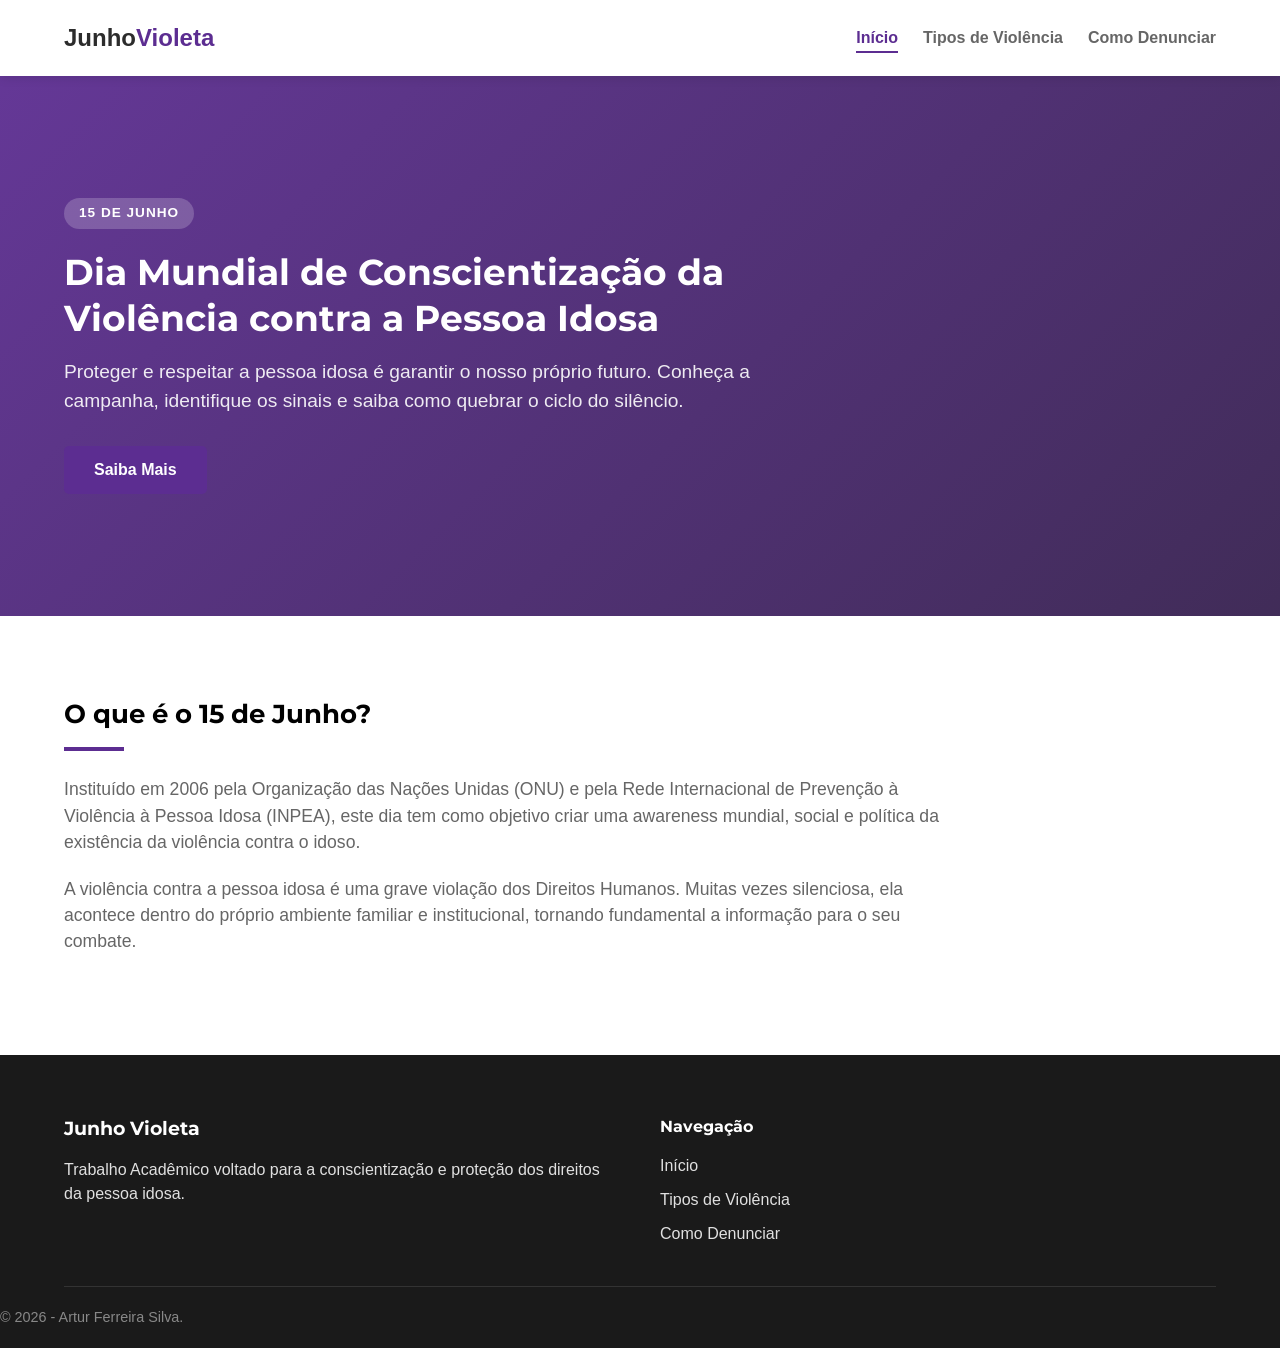
<file: index.html>
<!DOCTYPE html>
<html lang="pt-BR">
<head>
    <meta charset="UTF-8">
    <meta name="viewport" content="width=device-width, initial-scale=1.0">
    <title>Junho Violeta - Início</title>
    <link rel="stylesheet" href="style.css">
    <link rel="preconnect" href="https://fonts.googleapis.com">
    <link rel="preconnect" href="https://fonts.gstatic.com" crossorigin>
    <link href="https://fonts.googleapis.com/css2?family=Montserrat:wght@400;600;700&family=Open+Sans:wght@400;600&display=swap" rel="stylesheet">
</head>
<body>

    <header class="main-header">
        <div class="container header-container">
            <div class="logo">
                <a href="index.html">Junho<span>Violeta</span></a>
            </div>
            <nav class="main-navigation">
                <ul>
                    <li><a href="index.html" class="active">Início</a></li>
                    <li><a href="tipos-violencia.html">Tipos de Violência</a></li>
                    <li><a href="como-denunciar.html">Como Denunciar</a></li>
                </ul>
            </nav>
        </div>
    </header>

    <main>
        <section class="hero-section">
            <div class="container hero-container">
                <div class="hero-content">
                    <span class="badge">15 de Junho</span>
                    <h1>Dia Mundial de Conscientização da Violência contra a Pessoa Idosa</h1>
                    <p>Proteger e respeitar a pessoa idosa é garantir o nosso próprio futuro. Conheça a campanha, identifique os sinais e saiba como quebrar o ciclo do silêncio.</p>
                    <a href="tipos-violencia.html" class="btn-primary">Saiba Mais</a>
                </div>
            </div>
        </section>

        <section class="intro-section">
            <div class="container">
                <h2>O que é o 15 de Junho?</h2>
                <hr class="separator">
                <p>Instituído em 2006 pela Organização das Nações Unidas (ONU) e pela Rede Internacional de Prevenção à Violência à Pessoa Idosa (INPEA), este dia tem como objetivo criar uma awareness mundial, social e política da existência da violência contra o idoso.</p>
                <p>A violência contra a pessoa idosa é uma grave violação dos Direitos Humanos. Muitas vezes silenciosa, ela acontece dentro do próprio ambiente familiar e institucional, tornando fundamental a informação para o seu combate.</p>
            </div>
        </section>
    </main>

    <footer class="main-footer">
        <div class="container footer-container">
            <div class="footer-info">
                <h3>Junho Violeta</h3>
                <p>Trabalho Acadêmico voltado para a conscientização e proteção dos direitos da pessoa idosa.</p>
            </div>
            <div class="footer-links">
                <h4>Navegação</h4>
                <ul>
                    <li><a href="index.html">Início</a></li>
                    <li><a href="tipos-violencia.html">Tipos de Violência</a></li>
                    <li><a href="como-denunciar.html">Como Denunciar</a></li>
                </ul>
            </div>
        </div>
        <div class="footer-bottom">
            <p>&copy; 2026 - Artur Ferreira Silva.</p>
        </div>
    </footer>

</body>
</html>
</file>
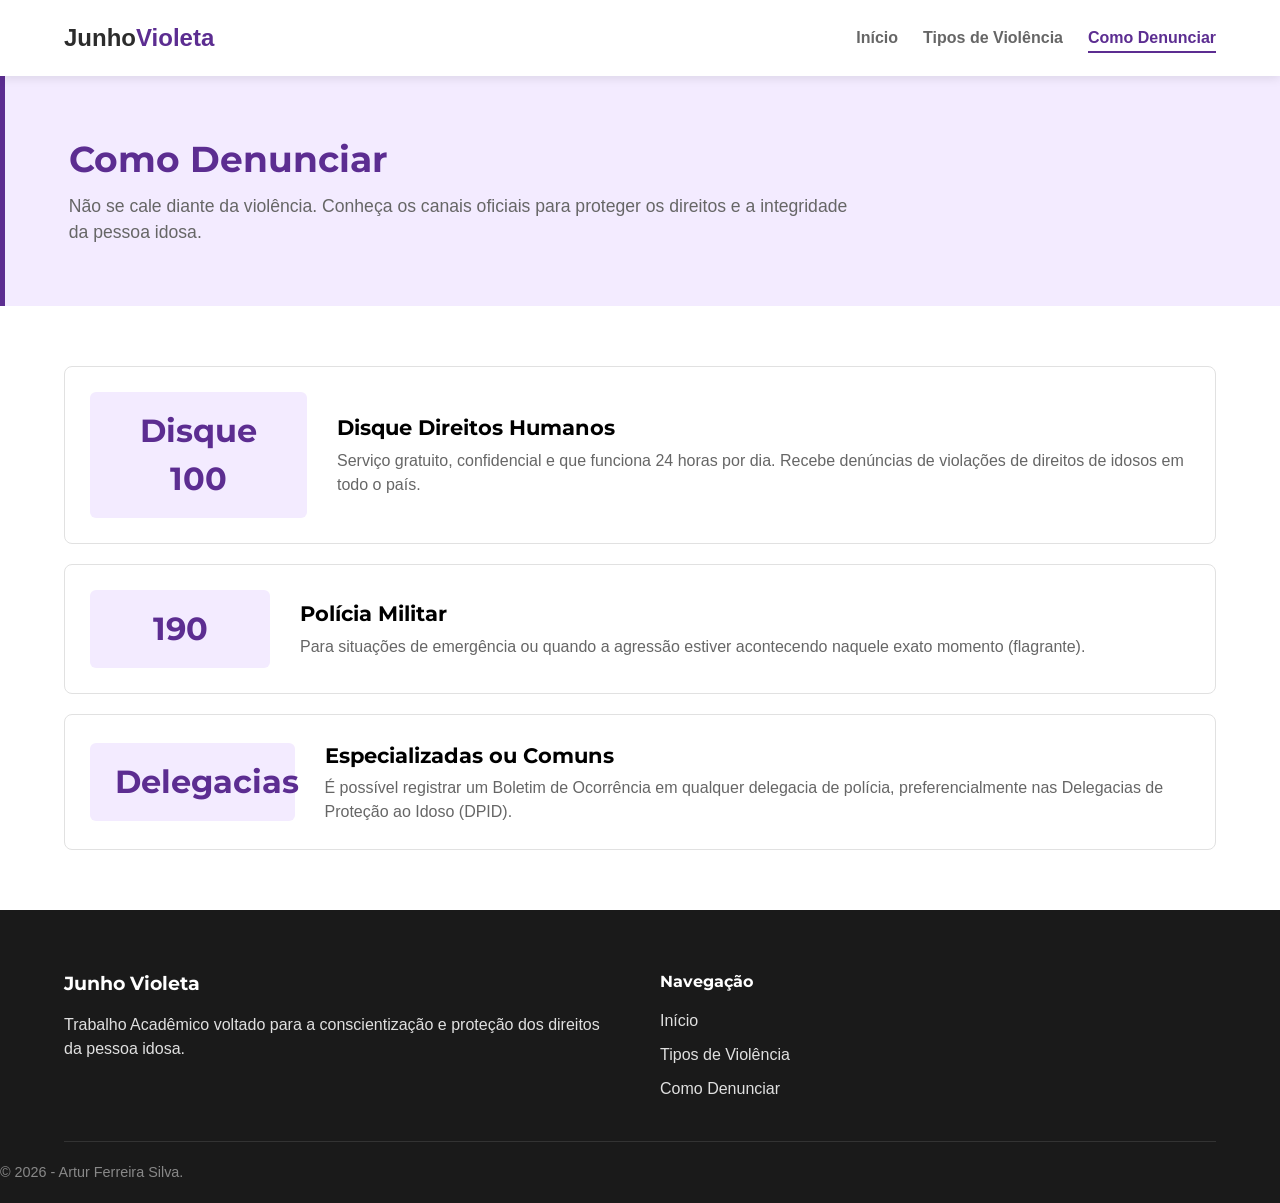
<file: como-denunciar.html>
<!DOCTYPE html>
<html lang="pt-BR">
<head>
    <meta charset="UTF-8">
    <meta name="viewport" content="width=device-width, initial-scale=1.0">
    <title>Junho Violeta - Como Denunciar</title>
    <link rel="stylesheet" href="style.css">
    <link rel="preconnect" href="https://fonts.googleapis.com">
    <link rel="preconnect" href="https://fonts.gstatic.com" crossorigin>
    <link href="https://fonts.googleapis.com/css2?family=Montserrat:wght@400;600;700&family=Open+Sans:wght@400;600&display=swap" rel="stylesheet">
</head>
<body>

    <header class="main-header">
        <div class="container header-container">
            <div class="logo">
                <a href="index.html">Junho<span>Violeta</span></a>
            </div>
            <nav class="main-navigation">
                <ul>
                    <li><a href="index.html">Início</a></li>
                    <li><a href="tipos-violencia.html">Tipos de Violência</a></li>
                    <li><a href="como-denunciar.html" class="active">Como Denunciar</a></li>
                </ul>
            </nav>
        </div>
    </header>

    <main>
        <section class="page-banner">
            <div class="container">
                <h1>Como Denunciar</h1>
                <p>Não se cale diante da violência. Conheça os canais oficiais para proteger os direitos e a integridade da pessoa idosa.</p>
            </div>
        </section>

        <section class="content-section">
            <div class="container">
                <div class="channels-container">
                    <div class="channel-row">
                        <div class="channel-number">Disque 100</div>
                        <div class="channel-desc">
                            <h3>Disque Direitos Humanos</h3>
                            <p>Serviço gratuito, confidencial e que funciona 24 horas por dia. Recebe denúncias de violações de direitos de idosos em todo o país.</p>
                        </div>
                    </div>

                    <div class="channel-row">
                        <div class="channel-number">190</div>
                        <div class="channel-desc">
                            <h3>Polícia Militar</h3>
                            <p>Para situações de emergência ou quando a agressão estiver acontecendo naquele exato momento (flagrante).</p>
                        </div>
                    </div>

                    <div class="channel-row">
                        <div class="channel-number">Delegacias</div>
                        <div class="channel-desc">
                            <h3>Especializadas ou Comuns</h3>
                            <p>É possível registrar um Boletim de Ocorrência em qualquer delegacia de polícia, preferencialmente nas Delegacias de Proteção ao Idoso (DPID).</p>
                        </div>
                    </div>
                </div>
            </div>
        </section>
    </main>

    <footer class="main-footer">
        <div class="container footer-container">
            <div class="footer-info">
                <h3>Junho Violeta</h3>
                <p>Trabalho Acadêmico voltado para a conscientização e proteção dos direitos da pessoa idosa.</p>
            </div>
            <div class="footer-links">
                <h4>Navegação</h4>
                <ul>
                    <li><a href="index.html">Início</a></li>
                    <li><a href="tipos-violencia.html">Tipos de Violência</a></li>
                    <li><a href="como-denunciar.html">Como Denunciar</a></li>
                </ul>
            </div>
        </div>
        <div class="footer-bottom">
            <p>&copy; 2026 - Artur Ferreira Silva.</p>
        </div>
    </footer>

</body>
</html>
</file>
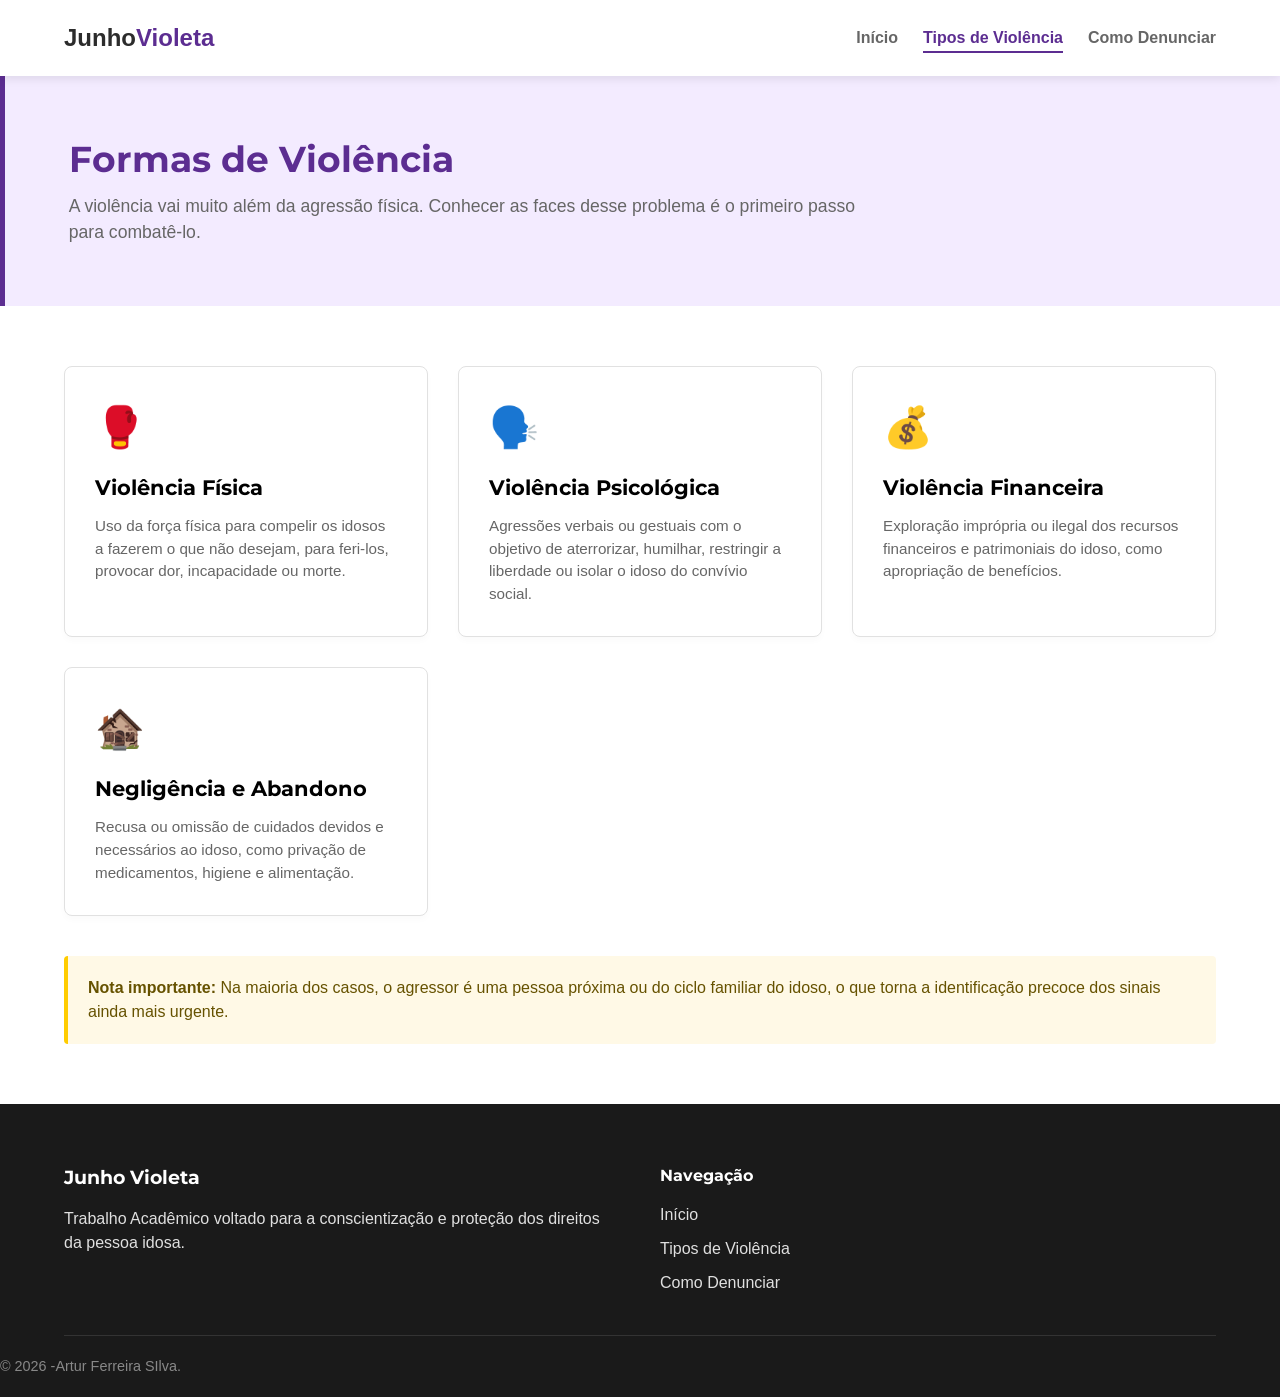
<file: tipos-violencia.html>
<!DOCTYPE html>
<html lang="pt-BR">
<head>
    <meta charset="UTF-8">
    <meta name="viewport" content="width=device-width, initial-scale=1.0">
    <title>Junho Violeta - Tipos de Violência</title>
    <link rel="stylesheet" href="style.css">
    <link rel="preconnect" href="https://fonts.googleapis.com">
    <link rel="preconnect" href="https://fonts.gstatic.com" crossorigin>
    <link href="https://fonts.googleapis.com/css2?family=Montserrat:wght@400;600;700&family=Open+Sans:wght@400;600&display=swap" rel="stylesheet">
</head>
<body>

    <header class="main-header">
        <div class="container header-container">
            <div class="logo">
                <a href="index.html">Junho<span>Violeta</span></a>
            </div>
            <nav class="main-navigation">
                <ul>
                    <li><a href="index.html">Início</a></li>
                    <li><a href="tipos-violencia.html" class="active">Tipos de Violência</a></li>
                    <li><a href="como-denunciar.html">Como Denunciar</a></li>
                </ul>
            </nav>
        </div>
    </header>

    <main>
        <section class="page-banner">
            <div class="container">
                <h1>Formas de Violência</h1>
                <p>A violência vai muito além da agressão física. Conhecer as faces desse problema é o primeiro passo para combatê-lo.</p>
            </div>
        </section>

        <section class="content-section">
            <div class="container">
                <div class="cards-grid">
                    <div class="info-card">
                        <div class="card-icon">🥊</div>
                        <h3>Violência Física</h3>
                        <p>Uso da força física para compelir os idosos a fazerem o que não desejam, para feri-los, provocar dor, incapacidade ou morte.</p>
                    </div>

                    <div class="info-card">
                        <div class="card-icon">🗣️</div>
                        <h3>Violência Psicológica</h3>
                        <p>Agressões verbais ou gestuais com o objetivo de aterrorizar, humilhar, restringir a liberdade ou isolar o idoso do convívio social.</p>
                    </div>

                    <div class="info-card">
                        <div class="card-icon">💰</div>
                        <h3>Violência Financeira</h3>
                        <p>Exploração imprópria ou ilegal dos recursos financeiros e patrimoniais do idoso, como apropriação de benefícios.</p>
                    </div>

                    <div class="info-card">
                        <div class="card-icon">🏚️</div>
                        <h3>Negligência e Abandono</h3>
                        <p>Recusa ou omissão de cuidados devidos e necessários ao idoso, como privação de medicamentos, higiene e alimentação.</p>
                    </div>
                </div>

                <div class="alert-box">
                    <p><strong>Nota importante:</strong> Na maioria dos casos, o agressor é uma pessoa próxima ou do ciclo familiar do idoso, o que torna a identificação precoce dos sinais ainda mais urgente.</p>
                </div>
            </div>
        </section>
    </main>

    <footer class="main-footer">
        <div class="container footer-container">
            <div class="footer-info">
                <h3>Junho Violeta</h3>
                <p>Trabalho Acadêmico voltado para a conscientização e proteção dos direitos da pessoa idosa.</p>
            </div>
            <div class="footer-links">
                <h4>Navegação</h4>
                <ul>
                    <li><a href="index.html">Início</a></li>
                    <li><a href="tipos-violencia.html">Tipos de Violência</a></li>
                    <li><a href="como-denunciar.html">Como Denunciar</a></li>
                </ul>
            </div>
        </div>
        <div class="footer-bottom">
            <p>&copy; 2026 -Artur Ferreira SIlva.</p>
        </div>
    </footer>

</body>
</html>
</file>
<file: style.css>
/* ==========================================================================
   CONFIGURAÇÕES GERAIS E RESETS
   ========================================================================== */
* {
    margin: 0;
    padding: 0;
    box-sizing: border-box;
}

:root {
    --primary-color: #5c2d91;
    --primary-light: #7b43c4;
    --dark-color: #2c2c2c;
    --light-color: #f9f9f9;
    --white: #ffffff;
    --gray: #666666;
    --max-width: 1200px;
}

body {
    margin: 0;
    font-family: Arial, sans-serif;
    background-color: var(--white);
    font-size: 16px;
    line-height: 1.5; /* Alinhado com a sua configuração desejada */
}

h1 {
    font-family: 'Montserrat', sans-serif;
    font-size: 36px; /* Alinhado com a sua configuração desejada */
    line-height: 1.3; /* Alinhado com a sua configuração desejada */
    margin-bottom: 1rem; /* Alinhado com a sua configuração desejada */
}

h2 {
    font-family: 'Montserrat', sans-serif;
    font-size: 26px; /* Alinhado com a sua configuração desejada */
    line-height: 1.4; /* Alinhado com a sua configuração desejada */
    margin-bottom: 0.8rem; /* Alinhado com a sua configuração desejada */
}

h3, h4 {
    font-family: 'Montserrat', sans-serif;
    font-weight: 700;
}

p {
    text-align: left; /* Alinhado com a sua configuração desejada de legibilidade */
}

a {
    text-decoration: none;
    color: inherit;
    transition: color 0.3s ease;
}

ul {
    list-style: none;
}

.container {
    width: 90%;
    max-width: var(--max-width);
    margin: 0 auto;
}

.separator {
    width: 60px;
    height: 4px;
    background-color: var(--primary-color);
    border: none;
    margin: 15px 0 25px 0;
}

.btn-primary {
    display: inline-block;
    background-color: var(--primary-color);
    color: var(--white);
    padding: 12px 30px;
    border-radius: 5px;
    font-weight: 600;
    transition: background-color 0.3s ease;
}

.btn-primary:hover {
    background-color: var(--primary-light);
}

/* ==========================================================================
   CABEÇALHO (HEADER)
   ========================================================================== */
.main-header {
    background-color: var(--white);
    box-shadow: 0 2px 10px rgba(0, 0, 0, 0.1);
    position: sticky;
    top: 0;
    z-index: 1000;
}

.header-container {
    display: flex;
    justify-content: space-between;
    align-items: center;
    padding: 20px 0;
}

.logo a {
    font-size: 1.5rem;
    font-weight: 700;
    color: var(--dark-color);
}

.logo a span {
    color: var(--primary-color);
}

.main-navigation ul {
    display: flex;
    gap: 25px;
}

.main-navigation a {
    font-weight: 600;
    color: var(--gray);
    font-size: 1rem;
    padding: 5px 0;
    border-bottom: 2px solid transparent;
}

.main-navigation a:hover,
.main-navigation a.active {
    color: var(--primary-color);
    border-bottom: 2px solid var(--primary-color);
}

/* ==========================================================================
   PÁGINA 1: HERO & INTRO
   ========================================================================== */
.hero-section {
    background: linear-gradient(135deg, rgba(92, 45, 145, 0.95), rgba(44, 21, 70, 0.9)), url('https://picsum.photos/1920/1080') no-repeat center center/cover;
    color: var(--white);
    padding: 100px 0;
    min-height: 60vh;
    display: flex;
    align-items: center;
}

.hero-section h1 {
    color: var(--white);
}

.hero-content {
    max-width: 700px;
}

.badge {
    background-color: rgba(255, 255, 255, 0.2);
    padding: 5px 15px;
    border-radius: 20px;
    font-size: 0.85rem;
    font-weight: 600;
    text-transform: uppercase;
    letter-spacing: 1px;
    display: inline-block;
    margin-bottom: 20px;
}

.hero-section p {
    font-size: 1.2rem;
    margin-bottom: 30px;
    opacity: 0.9;
}

.intro-section {
    padding: 80px 0;
}

.intro-section p {
    font-size: 1.1rem;
    color: var(--gray);
    margin-bottom: 20px;
    max-width: 900px;
}

/* ==========================================================================
   ESTILOS DAS PÁGINAS INTERNAS (PÁGINAS 2 E 3)
   ========================================================================== */
.page-banner {
    background-color: #f3ebff;
    padding: 60px 0;
    border-left: 5px solid var(--primary-color);
}

.page-banner h1 {
    color: var(--primary-color);
    margin-bottom: 10px;
}

.page-banner p {
    font-size: 1.1rem;
    color: var(--gray);
    max-width: 800px;
}

.content-section {
    padding: 60px 0;
}

/* Grid de Cards (Página 2) */
.cards-grid {
    display: grid;
    grid-template-columns: repeat(auto-fit, minmax(280px, 1fr));
    gap: 30px;
    margin-bottom: 40px;
}

.info-card {
    background: var(--white);
    border: 1px solid #e1e1e1;
    border-radius: 8px;
    padding: 30px;
    box-shadow: 0 4px 6px rgba(0,0,0,0.02);
    transition: transform 0.3s ease, box-shadow 0.3s ease;
}

.info-card:hover {
    transform: translateY(-5px);
    box-shadow: 0 10px 20px rgba(92, 45, 145, 0.1);
    border-color: var(--primary-light);
}

.card-icon {
    font-size: 2.5rem;
    margin-bottom: 15px;
}

.info-card h3 {
    margin-bottom: 12px;
    font-size: 1.3rem;
}

.info-card p {
    color: var(--gray);
    font-size: 0.95rem;
}

.alert-box {
    background-color: #fff9e6;
    border-left: 4px solid #ffcc00;
    padding: 20px;
    border-radius: 4px;
    color: #665200;
}

/* Canais de Denúncia (Página 3) */
.channels-container {
    display: flex;
    flex-direction: column;
    gap: 20px;
}

.channel-row {
    display: flex;
    align-items: center;
    background: var(--white);
    border: 1px solid #e1e1e1;
    border-radius: 8px;
    padding: 25px;
    gap: 30px;
}

.channel-number {
    font-family: 'Montserrat', sans-serif;
    font-size: 2rem;
    font-weight: 700;
    color: var(--primary-color);
    background-color: #f3ebff;
    padding: 15px 25px;
    border-radius: 6px;
    min-width: 180px;
    text-align: center;
}

.channel-desc h3 {
    font-size: 1.3rem;
    margin-bottom: 5px;
}

.channel-desc p {
    color: var(--gray);
}

/* ==========================================================================
   RODAPÉ (FOOTER)
   ========================================================================== */
.main-footer {
    background-color: #1a1a1a;
    color: #e0e0e0;
    padding: 60px 0 20px 0;
}

.footer-container {
    display: flex;
    justify-content: space-between;
    flex-wrap: wrap;
    gap: 40px;
    padding-bottom: 40px;
    border-bottom: 1px solid #333;
}

.footer-info {
    flex: 1;
    min-width: 250px;
}

.footer-info h3 {
    color: var(--white);
    margin-bottom: 15px;
}

.footer-links {
    flex: 1;
    min-width: 150px;
}

.footer-links h4 {
    color: var(--white);
    margin-bottom: 15px;
}

.footer-links ul {
    display: flex;
    flex-direction: column;
    gap: 10px;
}

.footer-links a:hover {
    color: var(--primary-light);
}

.footer-bottom {
    text-align: center;
    padding-top: 20px;
    font-size: 0.9rem;
    color: #888;
}

/* ==========================================================================
   RESPONSIVIDADE
   ========================================================================== */
@media (max-width: 768px) {
    .header-container {
        flex-direction: column;
        gap: 15px;
    }
    
    .footer-container {
        flex-direction: column;
    }

    .channel-row {
        flex-direction: column;
        align-items: flex-start;
        gap: 15px;
    }

    .channel-number {
        width: 100%;
    }
}
</file>
